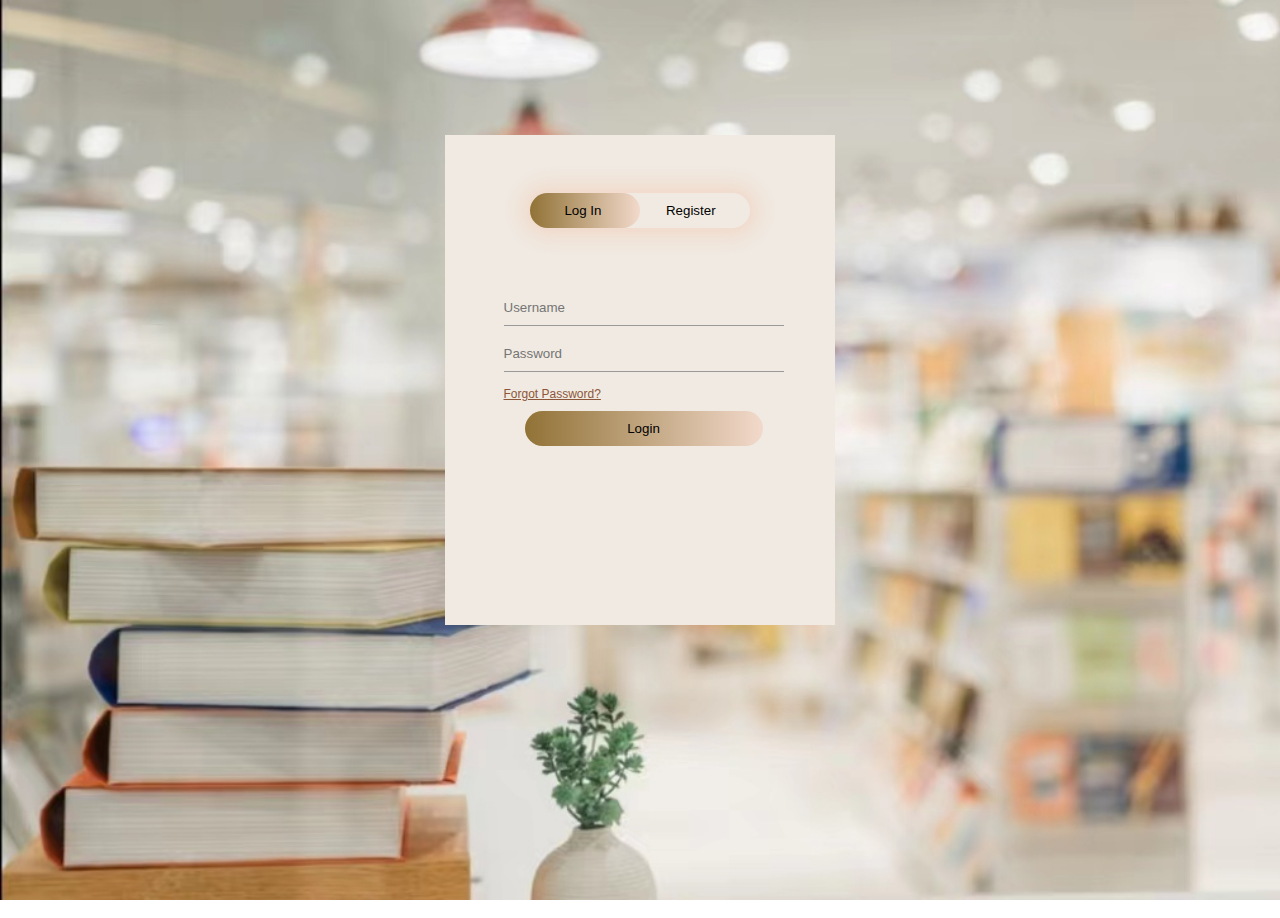
<file: index2.html>
<!DOCTYPE html>
<html>
    <head>
        <meta charset="UTF-8">
        <meta name="viewport" content="width=device-width, initial-scale=1.0">
        
        <link rel="stylesheet" href="index2.css">
    </head>
    <body>
        <div class="background-image">

<div class="form-box">
    
   
  <div class='button-box'>
     
<div id='btn'></div>
<button type='button'class='toggle-btn' onclick="login()">Log In</button>
<button type='button'class='toggle-btn' onclick="register()">Register</button>
  </div>
   
    <form id="Login" class="input-group-login">
        <input type="text" class="input-field" placeholder="Username" required>
        <input type="password" class="input-field" placeholder="Password" required>
        <div class="links">
            <a href="#">Forgot Password?</a>
        </div>
        <button type="submit" class='submit-btn'>Login</button> 
    </form>
    <form id="register" class="input-group-register">
        <input type="text" class="input-field" placeholder="First Name" required>
        <input type="text" class="input-field" placeholder="Last Name" required> 
        <input type="email" class="input-field" placeholder="Email" required>
        <input type="password" class="input-field" placeholder="Enter Password" required>
        <input type="password" class="input-field" placeholder="Confirm Password" required>
        <button type="submit" class="submit-btn">Register</button> 

    </form>
</div>

</div>
 
 </div>
<script>
    var x = document.getElementById("Login");
    var y = document.getElementById("register");
    var z = document.getElementById("btn");
    function register(){
        x.style.left ="-400px";
        y.style.left = "50px";
        z.style.left = "110px";

    }
    function login(){
        x.style.left ="50px";
        y.style.left = "450px";
        z.style.left = "0px";

    }

</script>


    </body>

</html>
</file>
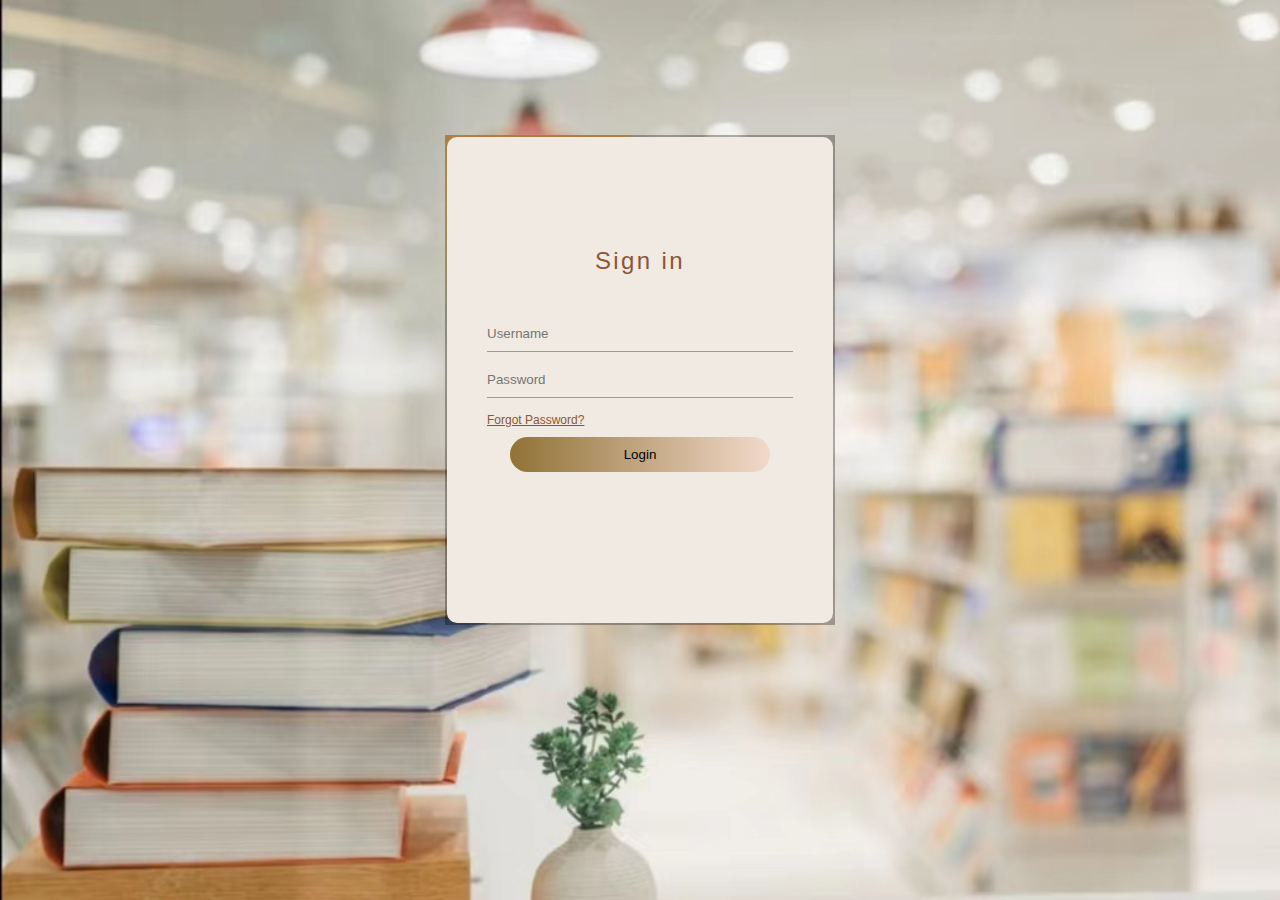
<file: index3.html>
<!DOCTYPE html>
<html>
    <head>
        <meta charset="UTF-8">
        <meta name="viewport" content="width=device-width, initial-scale=1.0">
        <link rel="stylesheet" href="index3.css">

    </head>
    <body>
        <div class="background-image">
            <div class="form-box">
              
             <form id="Login" class="input-group-login">
                
                <h2 class="frm">Sign in</h2>
                <br>
                <br>
                    <input type="text" class="input-field" placeholder="Username" required>
                    <input type="password" class="input-field" placeholder="Password" required>
                    <div class="links">
                        <a href="#">Forgot Password?</a>
                    </div>
                    <button type="submit" class='submit-btn'>Login</button> 
                </form>
              </div>
        </div>
             

    </body>
</html>
</file>
<file: index2.css>
@media only screen and(max-width:800px){
    .container{
        width: 100%;
        height: 100%;

    }
}
*{
    margin: 0;
    padding: 0;
    font-family: sans-serif;
}
.background-image{
    background-image:  url("5.jpg");
    background-size: cover;
    height: 100vh;
    background-repeat: no-repeat
}

.form-box {
   top: 15%;
   width:380px;
   height:480px;
   text-align: center;
   position:relative;
   margin: 0% auto;
   background: #f0eae2;
   padding:5px;
   overflow: hidden;
   
     }
    
  
    
.button-box{

	width:220px;
    margin:35px auto;
    position:relative;
    box-shadow: 0 0 20px 9px #ff61241f;
    border-radius: 30px;
    

}
    
.toggle-btn{
    
     padding:10px 30px;
     cursor:pointer;
     background:transparent;
     border:0;
     outline: none;
     position: relative;
    
    }
 #btn {
    
     top: 0;
     left:0;
     position: absolute;
     width: 110px;
     height: 100%;
     background:linear-gradient(to right,#917236, #ff61241f );
     border-radius: 30px;
     transition: .5s;
     
     }
    
 .input-group-login{
    position:absolute;
    width: 280px;
    top: 150px;
    left: 15%;
     transition:.5s;
     background: #f0eae2
    
    }
    
    .input-group-register{
        top: 150px;
        width: 280px;
        position:absolute;
        left: 15%;
        transition:.5s;
       
       }
    
 .input-field{
     width: 100%;
     padding:10px 0;
     margin:5px 0;
     border-left:0;
     border-top:0;
     border-right:0;
     border-bottom: 1px solid #999;
     outline:none;
     background: transparent;
     
    
    }
    .links{
        display: flex;
        justify-content: space-between;
    }
    .links a{
        margin: 10px 0;
        font-size: 0.75em;
        color:#8c5638 ;
    }
    
    
 .submit-btn{
     width: 85%;
     padding: 10px 30px;
     cursor: pointer;
     display: block;
     margin: auto;
     background: linear-gradient(to right,#917236, #ff61241f );
     border: 0;
     outline: none;
     border-radius: 30px;
    
    }
    
 #login{
     left:50px;
    
    }
    #register{
        left:450px;
       
       }
    
 #login input{
     color:white;
     font-size:15;
    
    }
    
 #register input{
     color:black;
     font-size: 15;
 }
</file>
<file: index3.css>
*{
    margin: 0;
    padding: 0;
    font-family: sans-serif;
}
.background-image{
    background-image: url("5.jpg");
    background-size: cover;
    height: 100vh;
    background-repeat: no-repeat
}

.form-box {
   top: 15%;
   width:380px;
   height:480px;
   text-align: center;
   position:relative;
   margin:0% auto;
   background:rgba(0, 0, 0, 0.3);
   
   padding:5px;
   overflow: hidden;
   
   
     }
     .form-box::before{
        content: '';
        position: absolute;
        top: -50%;
        left: -50%;
        width: 380px;
        height: 420px;
        background: linear-gradient(0deg,transparent,#abb928, #abb928 );
        transform-origin: bottom right;
        animation: animate 6s linear infinite;
        overflow: hidden;
        
        
    }
    .form-box::after{
       content: '';
       position: absolute;
       top: -50%;
       left: -50%;
       width: 380px;
       height: 420px;
       background: linear-gradient(0deg,transparent,#b17446, #b17446 );
       transform-origin: bottom right;
       animation: animate 6s linear infinite;
        animation-delay: -3s;
        overflow: hidden;
        
       
    }
    @keyframes animate{
        0%
        {
            transform: rotate(0deg);

        }
            100%
            {
                transform: rotate(360deg);
            }
    }
    

.input-group-login{
    position:absolute;
    z-index: 10;
    inset: 2px;
    border-radius: 10px;
    padding: 110px 40px;
    background: #f0eae2;
   }
.frm{
    top: 15%;
    color: #8c5638;
    font-weight: 500;
    text-align: center;
    letter-spacing: 0.1em;
    
}
.input-field{
    width: 100%;
    padding:10px 0;
    margin:5px 0;
    
    border-left:0;
    border-top:0;
    border-right:0;
    border-bottom: 1px solid #999;
    outline:none;
    background: transparent;

   
   }
   .links{
       display: flex;
       justify-content: space-between;
   }
   .links a{
       margin: 10px 0;
       font-size: 0.75em;
       color:#8c5638 ;
   }
   
.submit-btn{
    width: 85%;
    padding: 10px 30px;
    cursor: pointer;
    display: block;
    margin: auto;
    background: linear-gradient(to right,  #917236, #ff61241f );
    border: 0;
    outline: none;
    border-radius: 30px;
   
   }
   @media only screen and (max-width:800px) {
       .form-box{
           width: 100%;
           height: 50%;
       }
       
   }
</file>
